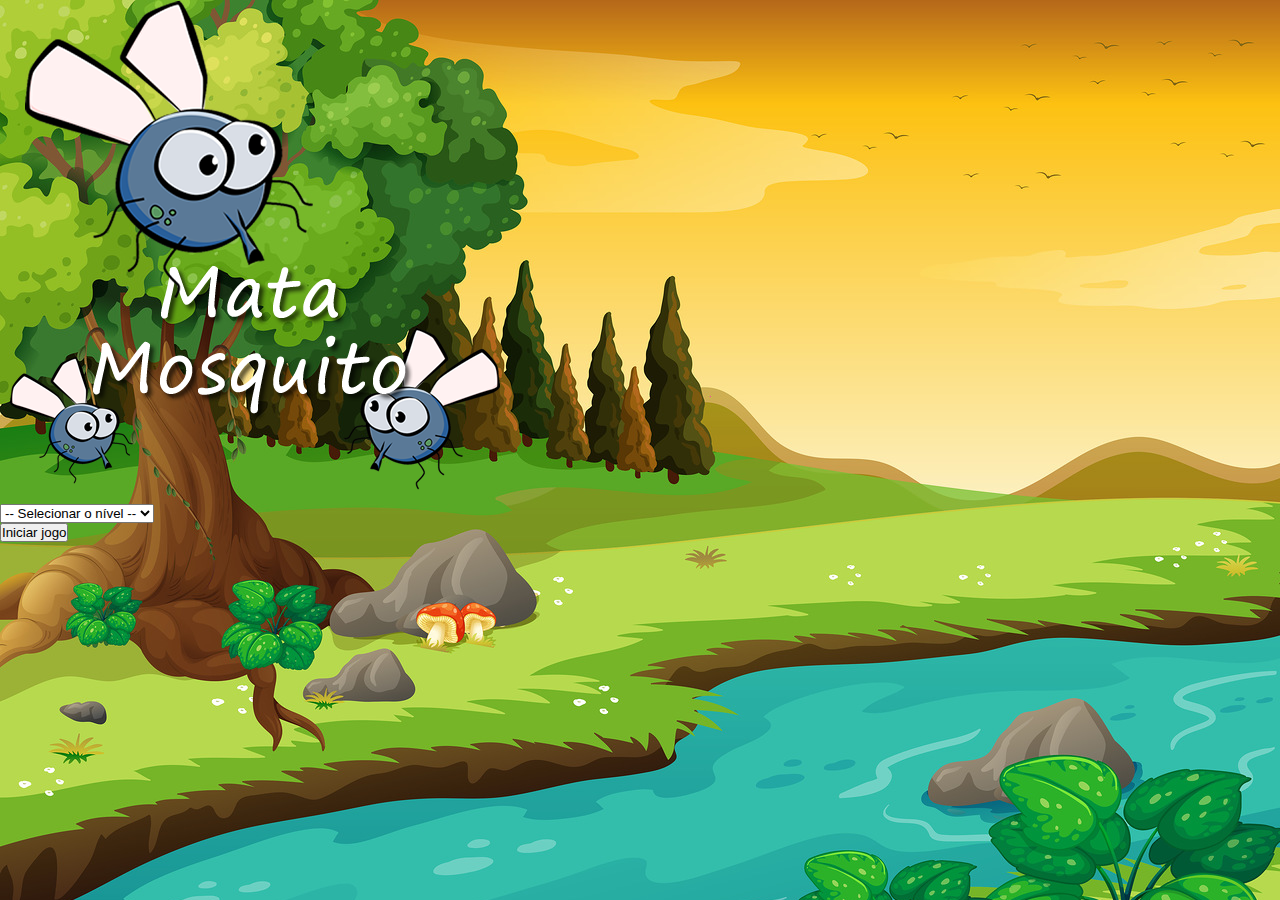
<file: index.html>
<!DOCTYPE html>
<html lang="pt-br">
<head>
    <meta charset="UTF-8">
    <meta http-equiv="X-UA-Compatible" content="IE=edge">
    <meta name="viewport" content="width=device-width, initial-scale=1.0">
    <title>Game Mata Mosquito</title>
    <link rel="shortcut icon" href="img/mosquito.png" type="image/png">
    <!-- CSS Bootstrap -->
    <link href="https://cdn.jsdelivr.net/npm/bootstrap@5.0.0-beta3/dist/css/bootstrap.min.css" rel="stylesheet" integrity="sha384-eOJMYsd53ii+scO/bJGFsiCZc+5NDVN2yr8+0RDqr0Ql0h+rP48ckxlpbzKgwra6" crossorigin="anonymous">
    <link rel="stylesheet" href="css/style.css">

    <script>

        function iniciarJogo() {
            var nivel = document.querySelector('#nivel').value

            if(nivel === '') {
                alert('Selecione um nível para iniciar o jogo')
                return false
            }

            window.location.href = 'game.html?' + nivel
        }

    </script>
</head>
<body>

    <div class="container">
        <div class="row">
            <div class="col">
                <div class="d-flex justify-content-center">
                    <img src="img/game.png" alt="Fim de jogo">
                </div>
            </div>
        </div>

        <div class="row">
            <div class="col">
                <div class="d-flex justify-content-center">
                    <div class="mb-2">
                        <select class="form-control" id="nivel">
                            <option value="">-- Selecionar o nível --</option>
                            <option value="normal">Normal</option>
                            <option value="dificil">Difícil</option>
                            <option value="chuckNorris">Chuck Norris</option>
                        </select>
                    </div>
                </div>
            </div>
        </div>

        <div class="row">
            <div class="col">
                <div class="d-flex justify-content-center">
                    <button type="button" class="btn btn-danger btn-lg" onclick="iniciarJogo()">Iniciar jogo</button>
                </div>
            </div>
        </div>
    </div>
    
</body>
</html>
</file>
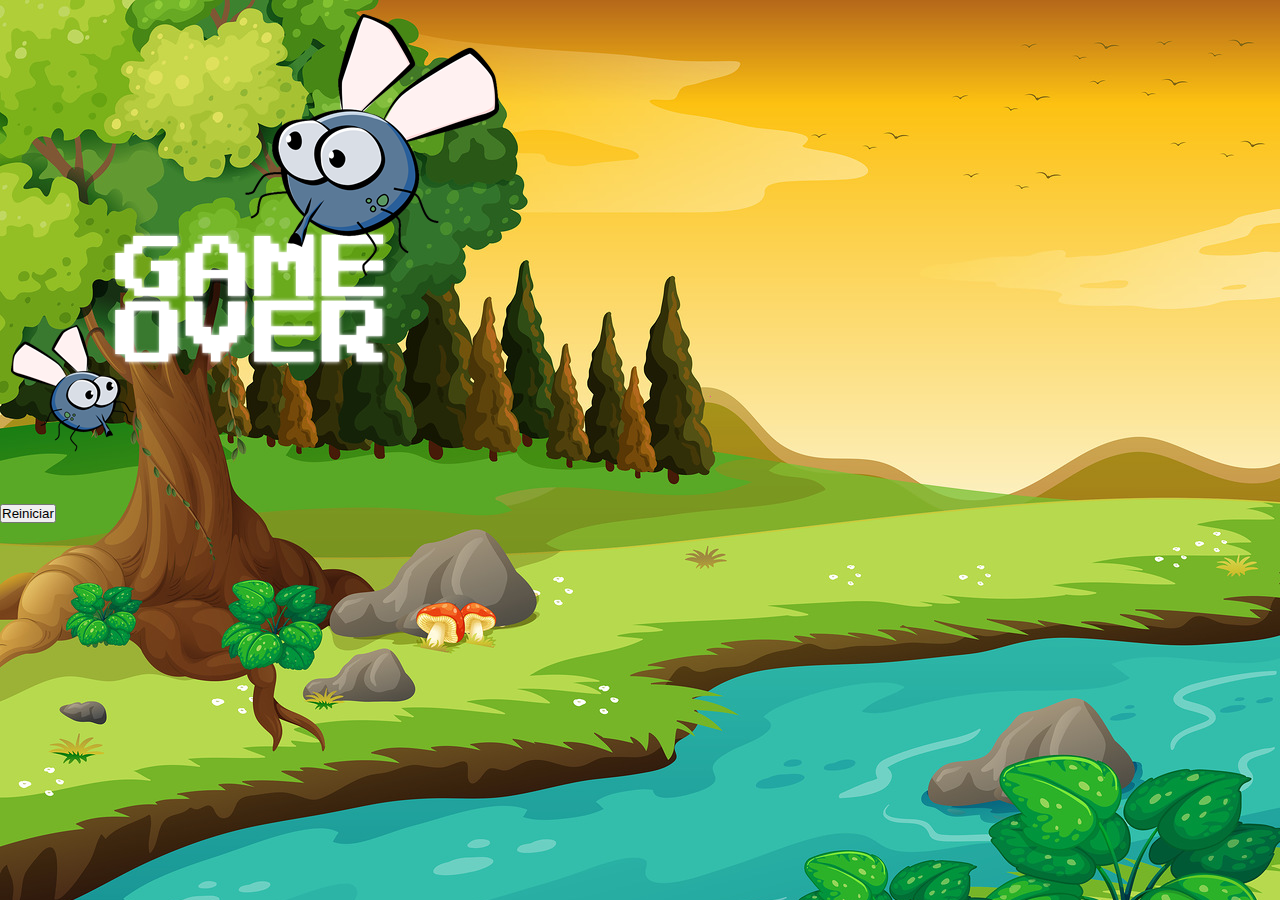
<file: fim-de-jogo.html>
<!DOCTYPE html>
<html lang="pt-br">
<head>
    <meta charset="UTF-8">
    <meta http-equiv="X-UA-Compatible" content="IE=edge">
    <meta name="viewport" content="width=device-width, initial-scale=1.0">
    <title>Game Mata Mosquito</title>
    <link rel="shortcut icon" href="img/mosquito.png" type="image/png">
    <!-- CSS Bootstrap -->
    <link href="https://cdn.jsdelivr.net/npm/bootstrap@5.0.0-beta3/dist/css/bootstrap.min.css" rel="stylesheet" integrity="sha384-eOJMYsd53ii+scO/bJGFsiCZc+5NDVN2yr8+0RDqr0Ql0h+rP48ckxlpbzKgwra6" crossorigin="anonymous">
    <link rel="stylesheet" href="css/style.css">
</head>
<body>

    <div class="container">
        <div class="row">
            <div class="col">
                <div class="d-flex justify-content-center">
                    <img src="img/game_over.png" alt="Fim de jogo">
                </div>
            </div>
        </div>

        <div class="row">
            <div class="col">
                <div class="d-flex justify-content-center">
                    <button type="button" class="btn btn-dark btn-lg" onclick="window.location.href = 'index.html'">Reiniciar</button>
                </div>
            </div>
        </div>
    </div>
    
</body>
</html>
</file>
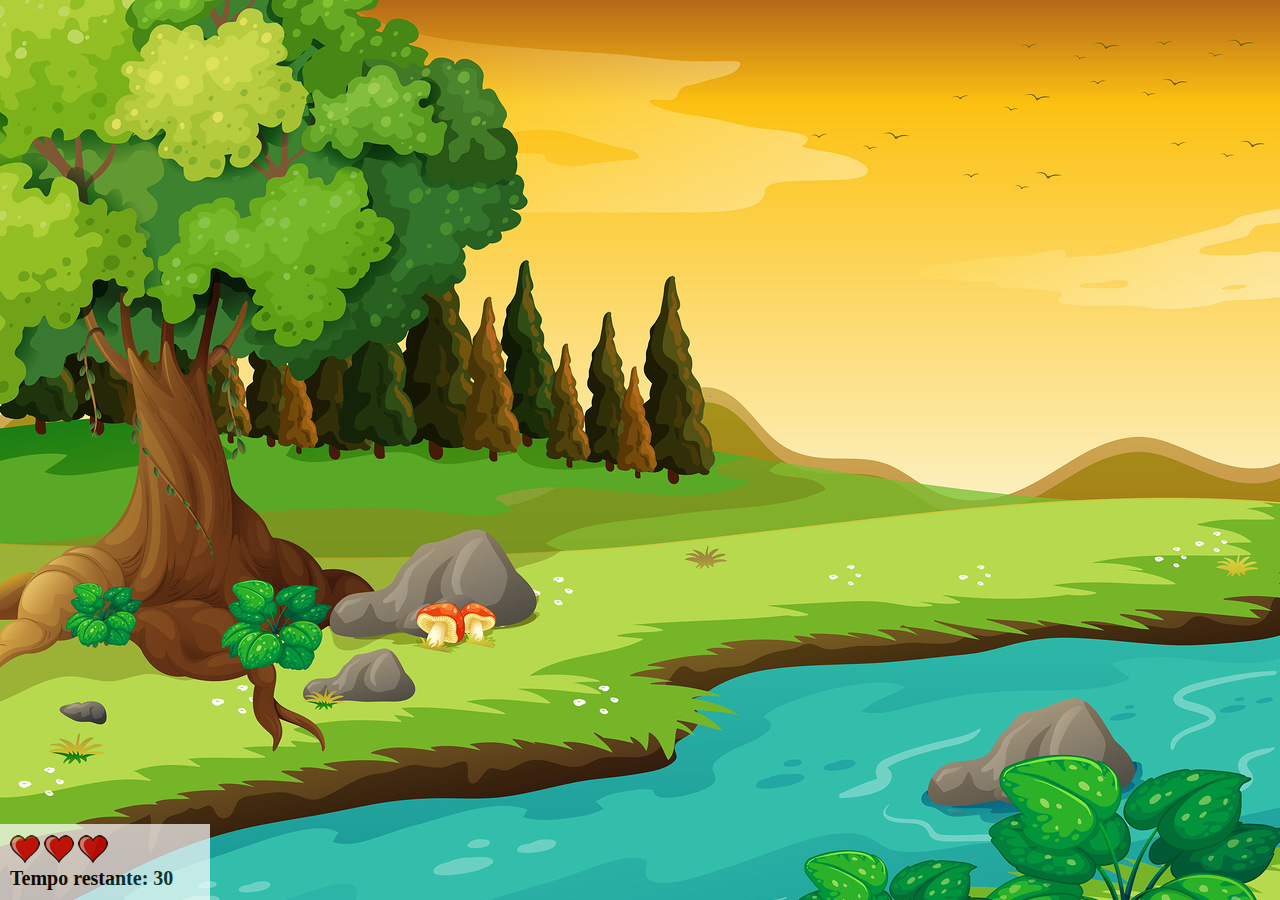
<file: game.html>
<!DOCTYPE html>
<html lang="pt-br">
<head>
    <meta charset="UTF-8">
    <meta http-equiv="X-UA-Compatible" content="IE=edge">
    <meta name="viewport" content="width=device-width, initial-scale=1.0">
    <title>Game Mata Mosquito</title>
    <link rel="stylesheet" href="css/style.css">
    <link rel="shortcut icon" href="img/mosquito.png" type="image/png">
    <script src="js/script.js"></script>
</head>
<body onresize="display()">

    <div class="painel">
        <div class="vidas">
            <img id="vida1" src="img/coracao_cheio.png" alt="vidas">
            <img id="vida2" src="img/coracao_cheio.png" alt="vidas">
            <img id="vida3" src="img/coracao_cheio.png" alt="vidas">
        </div>

        <div class="cronometro">
            Tempo restante: <span id="cronometro"></span>
        </div>
    </div>

    <script>

        document.querySelector('#cronometro').innerHTML = tempo

        var criaMosquito = setInterval(function() {
            posicaoRandomica()
        }, criaMosquitoTempo)
        
    </script>
    
</body>
</html>
</file>
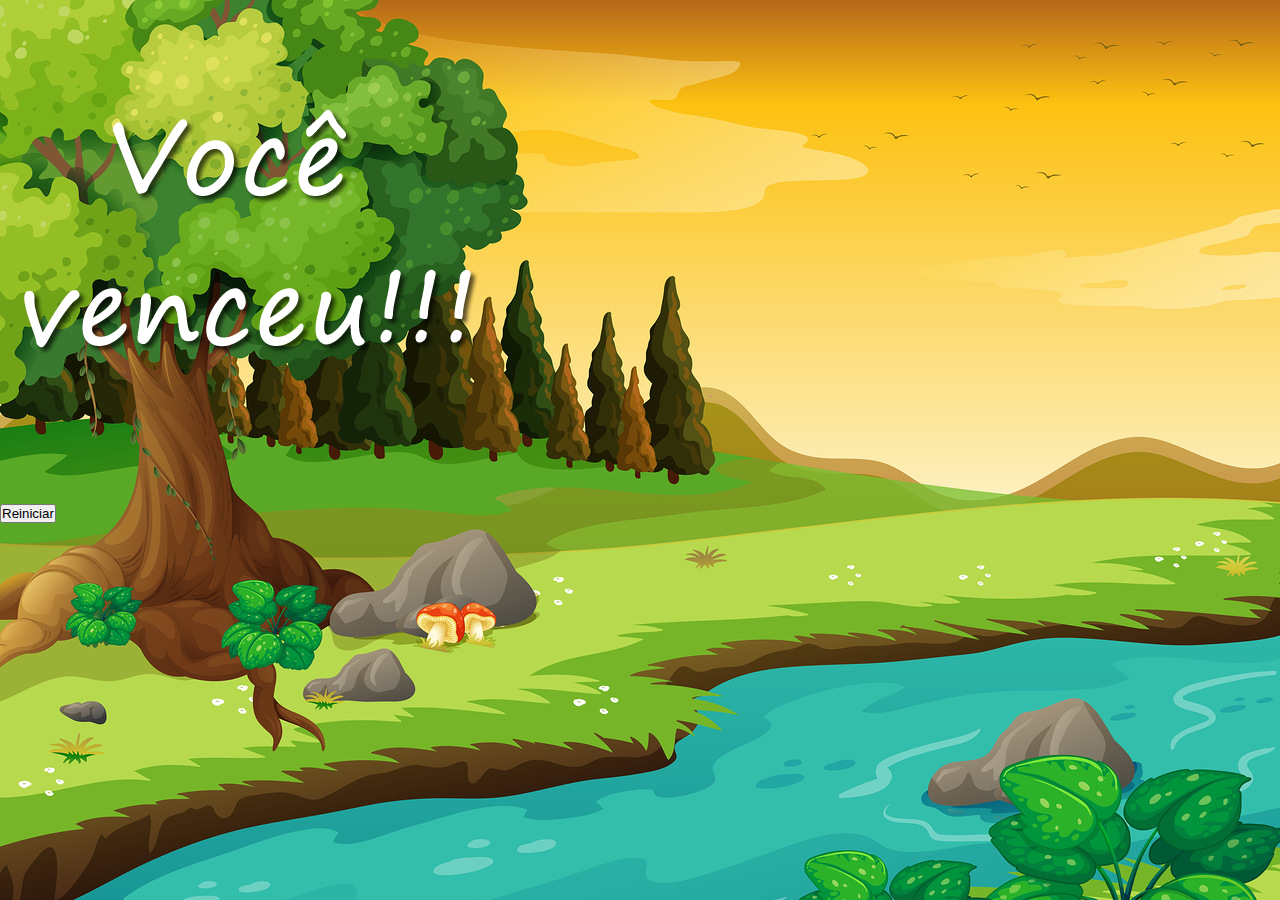
<file: vitoria.html>
<!DOCTYPE html>
<html lang="pt-br">
<head>
    <meta charset="UTF-8">
    <meta http-equiv="X-UA-Compatible" content="IE=edge">
    <meta name="viewport" content="width=device-width, initial-scale=1.0">
    <title>Game Mata Mosquito</title>
    <link rel="shortcut icon" href="img/mosquito.png" type="image/png">
    <!-- CSS Bootstrap -->
    <link href="https://cdn.jsdelivr.net/npm/bootstrap@5.0.0-beta3/dist/css/bootstrap.min.css" rel="stylesheet" integrity="sha384-eOJMYsd53ii+scO/bJGFsiCZc+5NDVN2yr8+0RDqr0Ql0h+rP48ckxlpbzKgwra6" crossorigin="anonymous">
    <link rel="stylesheet" href="css/style.css">
</head>
<body>

    <div class="container">
        <div class="row">
            <div class="col">
                <div class="d-flex justify-content-center">
                    <img src="img/vitoria.png" alt="Fim de jogo">
                </div>
            </div>
        </div>

        <div class="row">
            <div class="col">
                <div class="d-flex justify-content-center">
                    <button type="button" class="btn btn-dark btn-lg" onclick="window.location.href = 'index.html'">Reiniciar</button>
                </div>
            </div>
        </div>
    </div>
    
</body>
</html>
</file>
<file: css/style.css>
* {
    margin: 0;
    padding: 0;
}

html {
    cursor: url(../img/mata_mosquito.png) 30 30, auto;
}

body {
    height: 100vh;
    background: url(../img/bg.jpg) no-repeat;
    background-size: cover;
}

.mosquito-1 {
    width: 50px;
    height: 50px;
}

.mosquito-2 {
    width: 70px;
    height: 70px;
}

.mosquito-3 {
    width: 90px;
    height: 90px;
}

.mosquito-4 {
    width: 100px;
    height: 100px;
}

.lado-a {
    transform: scaleX(1);
}

.lado-b {
    transform: scaleX(-1);
}

.painel {
    position: absolute;
    width: 190px;
    padding: 10px;
    bottom: 0px;
    border-top: solid 1px #fff;
    background-color: #fff;
    opacity: 0.7;
}

.vidas {
    float: left;
}

.cronometro {
    float: left;
    font-size: 20px;
    font-weight: bold;
}
</file>
